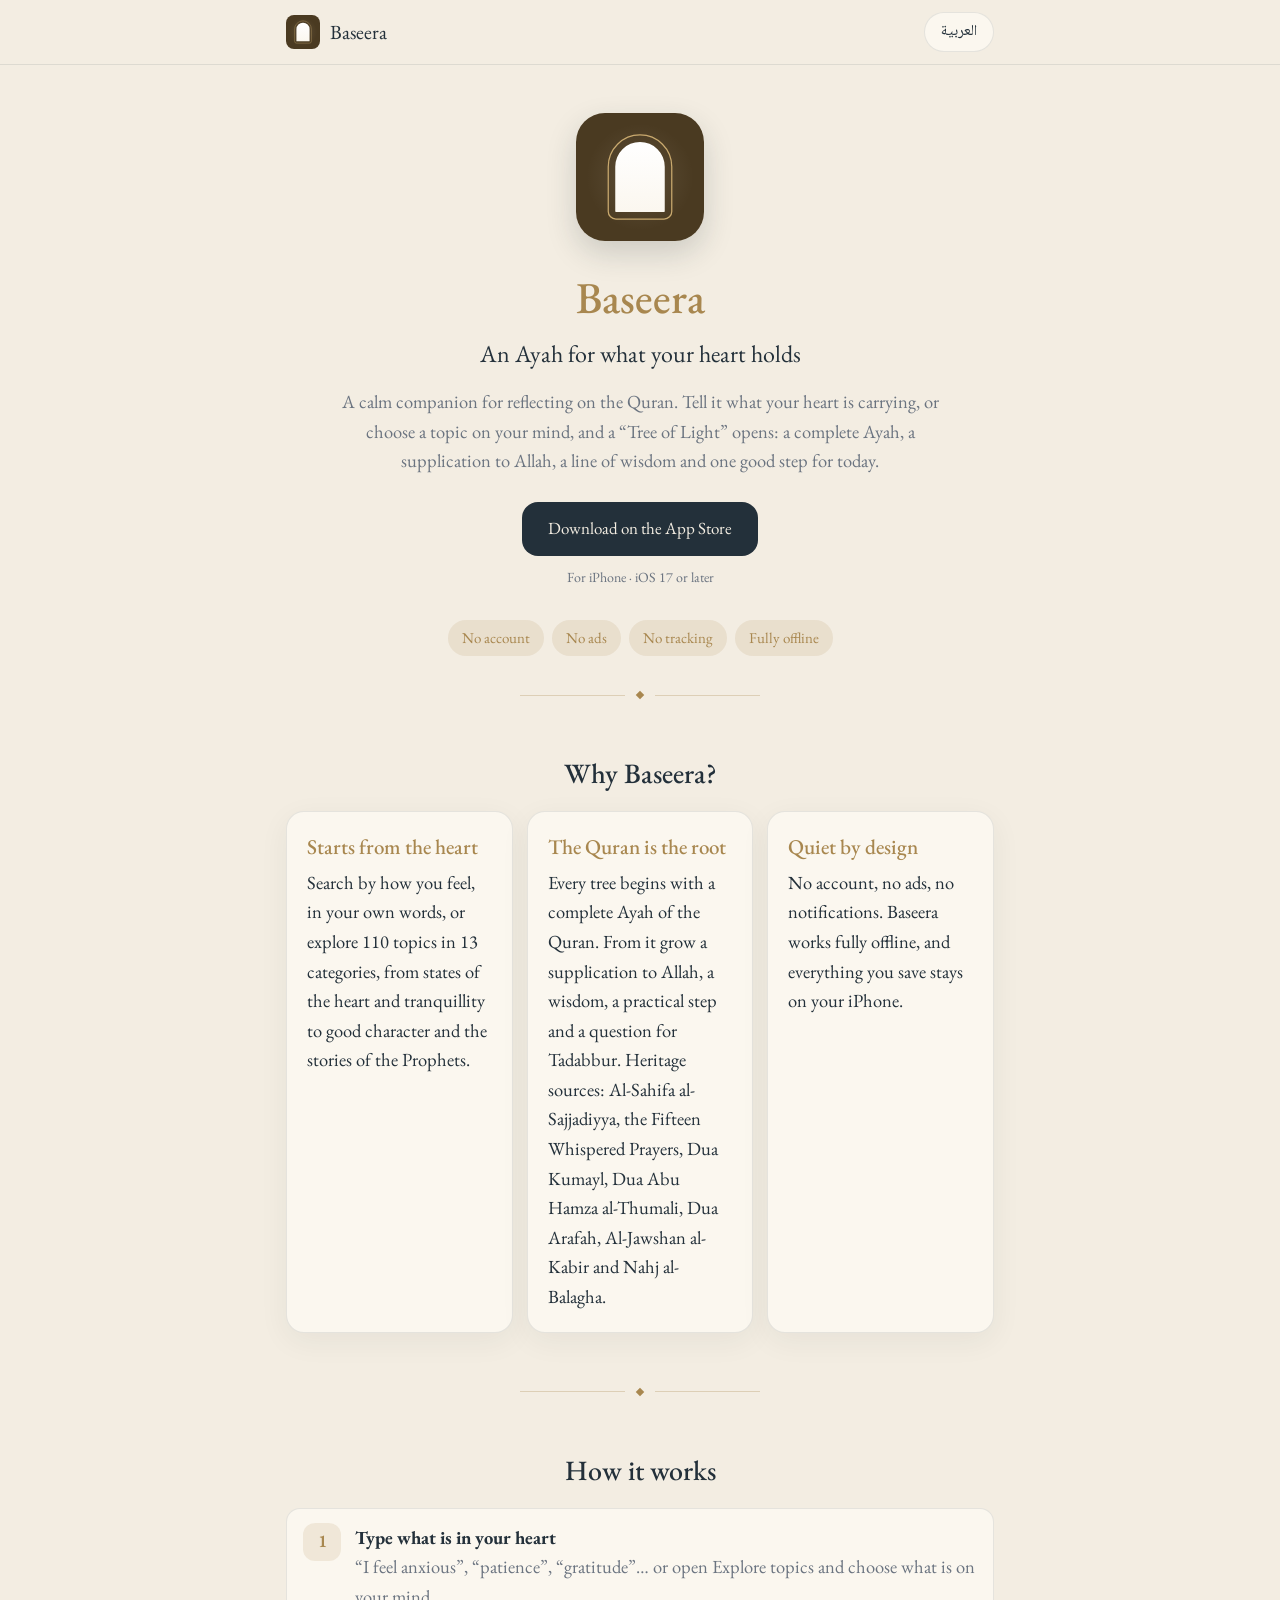
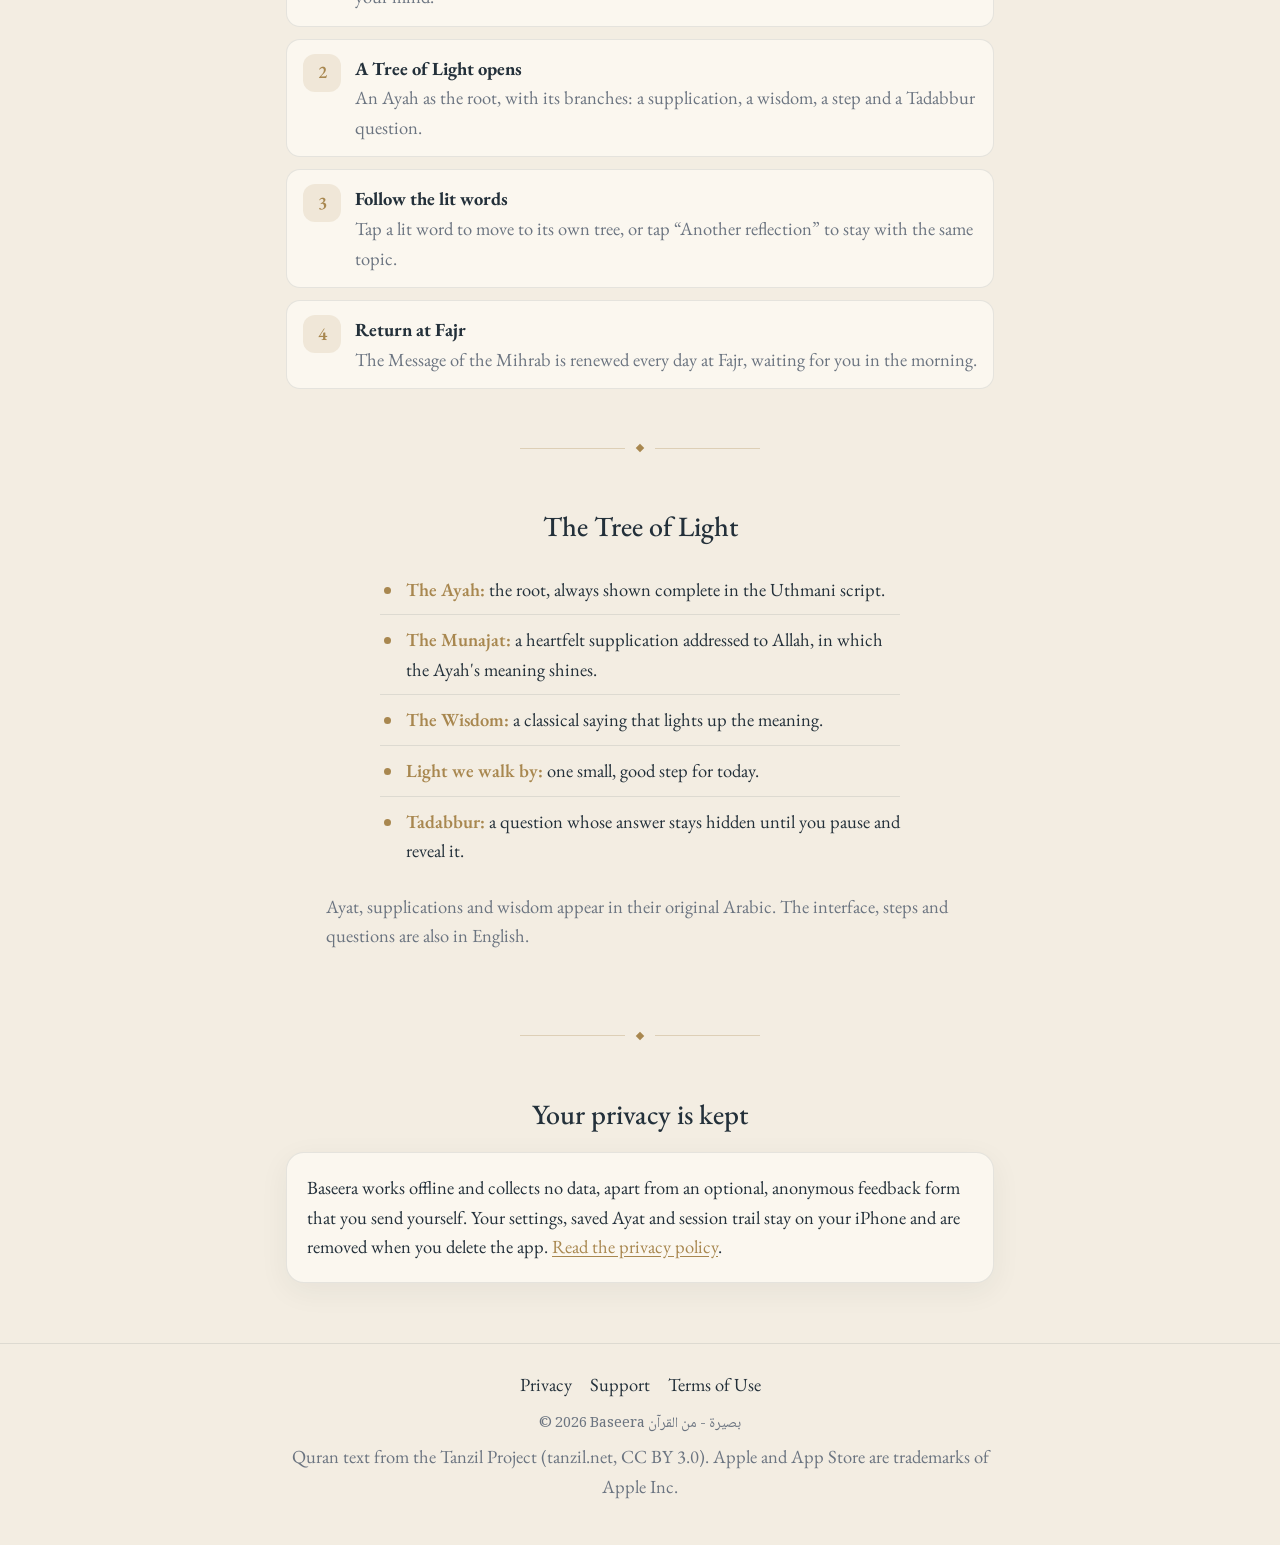
<file: index.html>
<!doctype html>
<html lang="ar" dir="rtl"
      data-title-ar="بصيرة | تدبّر القرآن بهدوء"
      data-title-en="Baseera | Calm Quran Reflection"
      data-desc-ar="بصيرة رفيقٌ هادئ لتدبّر القرآن الكريم: آيةٌ ومناجاةٌ لله وخطوةٌ ليومك. بلا حساب ولا إعلانات، ويعمل دون اتصال."
      data-desc-en="Baseera is a calm companion for Quran reflection: an Ayah, a supplication to Allah and one step for today. No account, no ads, works offline.">
<head>
  <meta charset="utf-8">
  <meta name="viewport" content="width=device-width, initial-scale=1, viewport-fit=cover">
  <title>بصيرة | تدبّر القرآن بهدوء</title>
  <meta name="description" content="بصيرة رفيقٌ هادئ لتدبّر القرآن الكريم: آيةٌ ومناجاةٌ لله وخطوةٌ ليومك. بلا حساب ولا إعلانات، ويعمل دون اتصال.">
  <meta name="theme-color" content="#F3EDE2" media="(prefers-color-scheme: light)">
  <meta name="theme-color" content="#10161D" media="(prefers-color-scheme: dark)">
  <meta name="referrer" content="no-referrer">
  <meta property="og:title" content="Baseera - بصيرة">
  <meta property="og:description" content="لكل ما في قلبك آية | An Ayah for what your heart holds">
  <meta property="og:type" content="website">
  <link rel="icon" type="image/svg+xml" href="assets/icon-day.svg">
  <link rel="preload" href="assets/fonts/Amiri-Bold.woff2" as="font" type="font/woff2" crossorigin>
  <link rel="preload" href="assets/fonts/NotoNaskhArabic-VF.woff2" as="font" type="font/woff2" crossorigin>
  <link rel="stylesheet" href="assets/style.css">
  <script src="assets/lang.js"></script>
</head>
<body>

<header class="site-header">
  <div class="wrap">
    <a class="brand" href="index.html" data-keep-lang>
      <img src="assets/icon-day.svg" alt="" width="34" height="34">
      <span class="brand-name"><span class="l-ar" lang="ar">بصيرة</span><span class="l-en en" lang="en">Baseera</span></span>
    </a>
    <button id="lang-toggle" class="lang-toggle" type="button" lang="en">English</button>
  </div>
</header>

<main>

  <!-- ===================================================== ARABIC -->
  <div class="l-ar" lang="ar" dir="rtl">
    <div class="wrap">

      <section class="hero">
        <img class="hero-icon" src="assets/icon-day.svg" alt="أيقونة بصيرة: محرابٌ من نور" width="128" height="128">
        <h1>بصيرة</h1>
        <p class="tagline">لكل ما في قلبك آية</p>
        <p class="lead">رفيقٌ هادئ لتدبّر القرآن الكريم. اكتب ما يخبرك به قلبك، أو اختر موضوعًا يشغلك، فتنفتح لك «شجرة نور»: آيةٌ كاملة، ومناجاةٌ لله، وحكمةٌ تضيء المعنى، وخطوةٌ طيبة ليومك.</p>
        <a class="cta" href="https://apps.apple.com/app/id6816617179" aria-label="حمّل بصيرة من App Store">حمّل الآن من App Store</a>
        <span class="cta-note">للآيفون · iOS 17 فأحدث</span>
      </section>

      <ul class="promise" aria-label="وعدنا لك">
        <li>بلا حساب</li>
        <li>بلا إعلانات</li>
        <li>بلا تتبّع</li>
        <li>يعمل دون اتصال</li>
      </ul>

      <div class="ornament" aria-hidden="true"><span></span></div>

      <section aria-labelledby="ar-pillars">
        <h2 id="ar-pillars" class="section-title">لماذا بصيرة؟</h2>
        <div class="cards three">
          <article class="card">
            <h3>يبدأ من قلبك</h3>
            <p>ابحث بما تشعر به وبكلماتك أنت، أو تصفّح ١١٠ مواضيع في ١٣ بابًا: من أحوال القلب والطمأنينة إلى مكارم الأخلاق وقصص الأنبياء، في ٢٤٤ شجرة نور.</p>
          </article>
          <article class="card">
            <h3>القرآن هو الجذر</h3>
            <p>كل شجرةٍ تبدأ بآيةٍ كاملة من كتاب الله، ثم تمتدّ منها مناجاةٌ لله، وحكمةٌ، وخطوةٌ عملية، وسؤالُ تدبّرٍ يفتح لك باب التفكّر. ومصادر التراث: الصحيفة السجادية، والمناجاة الخمس عشرة، ودعاء كميل، ودعاء أبي حمزة الثمالي، ودعاء عرفة، والجوشن الكبير، ونهج البلاغة.</p>
          </article>
          <article class="card">
            <h3>هادئٌ بطبيعته</h3>
            <p>لا حساب ولا إعلانات ولا إشعارات. يعمل دون اتصال بالإنترنت بالكامل، وكل ما تحفظه يبقى على جهازك وحدك.</p>
          </article>
        </div>
      </section>

      <div class="ornament" aria-hidden="true"><span></span></div>

      <section aria-labelledby="ar-how">
        <h2 id="ar-how" class="section-title">كيف تتأمل؟</h2>
        <ol class="steps">
          <li><div><strong>اكتب ما في قلبك</strong><span>«أشعر بالقلق»، «الصبر»، «الشكر»… أو افتح «استكشف المواضيع» واختر ما يشغلك.</span></div></li>
          <li><div><strong>تنفتح لك شجرة النور</strong><span>آيةٌ هي الجذر، تمتدّ منها أغصانها: مناجاة، وحكمة، وخطوة، وسؤال تدبّر.</span></div></li>
          <li><div><strong>اتبع الكلمات المضاءة</strong><span>اضغط كلمةً مضاءة لتنتقل إلى شجرتها، أو اختر «تأمل آخر» لتمضي في الموضوع نفسه.</span></div></li>
          <li><div><strong>عُد مع الفجر</strong><span>«رسالة المحراب» تتجدّد كل يوم عند الفجر، تنتظرك مع أول الصباح.</span></div></li>
        </ol>
      </section>

      <div class="ornament" aria-hidden="true"><span></span></div>

      <section aria-labelledby="ar-tree">
        <h2 id="ar-tree" class="section-title">شجرة النور</h2>
        <ul class="tree">
          <li><b>الآية:</b> الجذر، تُعرض كاملةً بالرسم العثماني.</li>
          <li><b>المناجاة:</b> دعاءٌ خاشع موجّه إلى الله تعالى، تتجلّى فيه معاني الآية.</li>
          <li><b>الحكمة:</b> قولٌ مأثور يضيء المعنى.</li>
          <li><b>نورٌ نمشي به:</b> خطوةٌ صغيرة طيبة لهذا اليوم.</li>
          <li><b>تدبّر:</b> سؤالٌ يبقى جوابه مستورًا حتى تتأمّل ثم تكشفه.</li>
        </ul>
      </section>

      <div class="ornament" aria-hidden="true"><span></span></div>

      <section aria-labelledby="ar-privacy">
        <h2 id="ar-privacy" class="section-title">خصوصيتك محفوظة</h2>
        <div class="card">
          <p>يعمل تطبيق بصيرة دون اتصال ولا يجمع أي بيانات، عدا نموذج ملاحظات اختياري ومجهول الهوية تُرسله أنت بنفسك. إعداداتك ومحفوظاتك ومسار جلستك تبقى على جهازك، وتُحذف بحذف التطبيق. <a href="privacy.html" data-keep-lang>اقرأ سياسة الخصوصية</a>.</p>
        </div>
      </section>

    </div>
  </div>

  <!-- ===================================================== ENGLISH -->
  <div class="l-en" lang="en" dir="ltr">
    <div class="wrap">

      <section class="hero">
        <img class="hero-icon" src="assets/icon-day.svg" alt="Baseera icon: a doorway of light" width="128" height="128">
        <h1>Baseera</h1>
        <p class="tagline">An Ayah for what your heart holds</p>
        <p class="lead">A calm companion for reflecting on the Quran. Tell it what your heart is carrying, or choose a topic on your mind, and a “Tree of Light” opens: a complete Ayah, a supplication to Allah, a line of wisdom and one good step for today.</p>
        <a class="cta" href="https://apps.apple.com/app/id6816617179" aria-label="Download Baseera on the App Store">Download on the App Store</a>
        <span class="cta-note">For iPhone · iOS 17 or later</span>
      </section>

      <ul class="promise" aria-label="Our promise">
        <li>No account</li>
        <li>No ads</li>
        <li>No tracking</li>
        <li>Fully offline</li>
      </ul>

      <div class="ornament" aria-hidden="true"><span></span></div>

      <section aria-labelledby="en-pillars">
        <h2 id="en-pillars" class="section-title">Why Baseera?</h2>
        <div class="cards three">
          <article class="card">
            <h3>Starts from the heart</h3>
            <p>Search by how you feel, in your own words, or explore 110 topics in 13 categories, from states of the heart and tranquillity to good character and the stories of the Prophets.</p>
          </article>
          <article class="card">
            <h3>The Quran is the root</h3>
            <p>Every tree begins with a complete Ayah of the Quran. From it grow a supplication to Allah, a wisdom, a practical step and a question for Tadabbur. Heritage sources: Al-Sahifa al-Sajjadiyya, the Fifteen Whispered Prayers, Dua Kumayl, Dua Abu Hamza al-Thumali, Dua Arafah, Al-Jawshan al-Kabir and Nahj al-Balagha.</p>
          </article>
          <article class="card">
            <h3>Quiet by design</h3>
            <p>No account, no ads, no notifications. Baseera works fully offline, and everything you save stays on your iPhone.</p>
          </article>
        </div>
      </section>

      <div class="ornament" aria-hidden="true"><span></span></div>

      <section aria-labelledby="en-how">
        <h2 id="en-how" class="section-title">How it works</h2>
        <ol class="steps">
          <li><div><strong>Type what is in your heart</strong><span>“I feel anxious”, “patience”, “gratitude”… or open Explore topics and choose what is on your mind.</span></div></li>
          <li><div><strong>A Tree of Light opens</strong><span>An Ayah as the root, with its branches: a supplication, a wisdom, a step and a Tadabbur question.</span></div></li>
          <li><div><strong>Follow the lit words</strong><span>Tap a lit word to move to its own tree, or tap “Another reflection” to stay with the same topic.</span></div></li>
          <li><div><strong>Return at Fajr</strong><span>The Message of the Mihrab is renewed every day at Fajr, waiting for you in the morning.</span></div></li>
        </ol>
      </section>

      <div class="ornament" aria-hidden="true"><span></span></div>

      <section aria-labelledby="en-tree">
        <h2 id="en-tree" class="section-title">The Tree of Light</h2>
        <ul class="tree">
          <li><b>The Ayah:</b> the root, always shown complete in the Uthmani script.</li>
          <li><b>The Munajat:</b> a heartfelt supplication addressed to Allah, in which the Ayah's meaning shines.</li>
          <li><b>The Wisdom:</b> a classical saying that lights up the meaning.</li>
          <li><b>Light we walk by:</b> one small, good step for today.</li>
          <li><b>Tadabbur:</b> a question whose answer stays hidden until you pause and reveal it.</li>
        </ul>
        <p class="lead" style="margin-top:16px">Ayat, supplications and wisdom appear in their original Arabic. The interface, steps and questions are also in English.</p>
      </section>

      <div class="ornament" aria-hidden="true"><span></span></div>

      <section aria-labelledby="en-privacy">
        <h2 id="en-privacy" class="section-title">Your privacy is kept</h2>
        <div class="card">
          <p>Baseera works offline and collects no data, apart from an optional, anonymous feedback form that you send yourself. Your settings, saved Ayat and session trail stay on your iPhone and are removed when you delete the app. <a href="privacy.html" data-keep-lang>Read the privacy policy</a>.</p>
        </div>
      </section>

    </div>
  </div>

</main>

<footer class="site-footer">
  <div class="wrap">
    <nav class="l-ar" lang="ar" dir="rtl" aria-label="روابط">
      <a href="privacy.html" data-keep-lang>الخصوصية</a>
      <a href="support.html" data-keep-lang>الدعم</a>
      <a href="terms.html" data-keep-lang>شروط الاستخدام</a>
    </nav>
    <nav class="l-en" lang="en" dir="ltr" aria-label="Links">
      <a href="privacy.html" data-keep-lang>Privacy</a>
      <a href="support.html" data-keep-lang>Support</a>
      <a href="terms.html" data-keep-lang>Terms of Use</a>
    </nav>
    <p class="ltr">© 2026 Baseera بصيرة - من القرآن</p>
    <p class="l-ar" lang="ar" dir="rtl">النص القرآني من مشروع تنزيل <span class="ltr">(tanzil.net, CC BY 3.0)</span>. ‏Apple وApp Store علامتان تجاريتان لشركة Apple Inc.</p>
    <p class="l-en" lang="en" dir="ltr">Quran text from the Tanzil Project (tanzil.net, CC BY 3.0). Apple and App Store are trademarks of Apple Inc.</p>
  </div>
</footer>

</body>
</html>
</file>
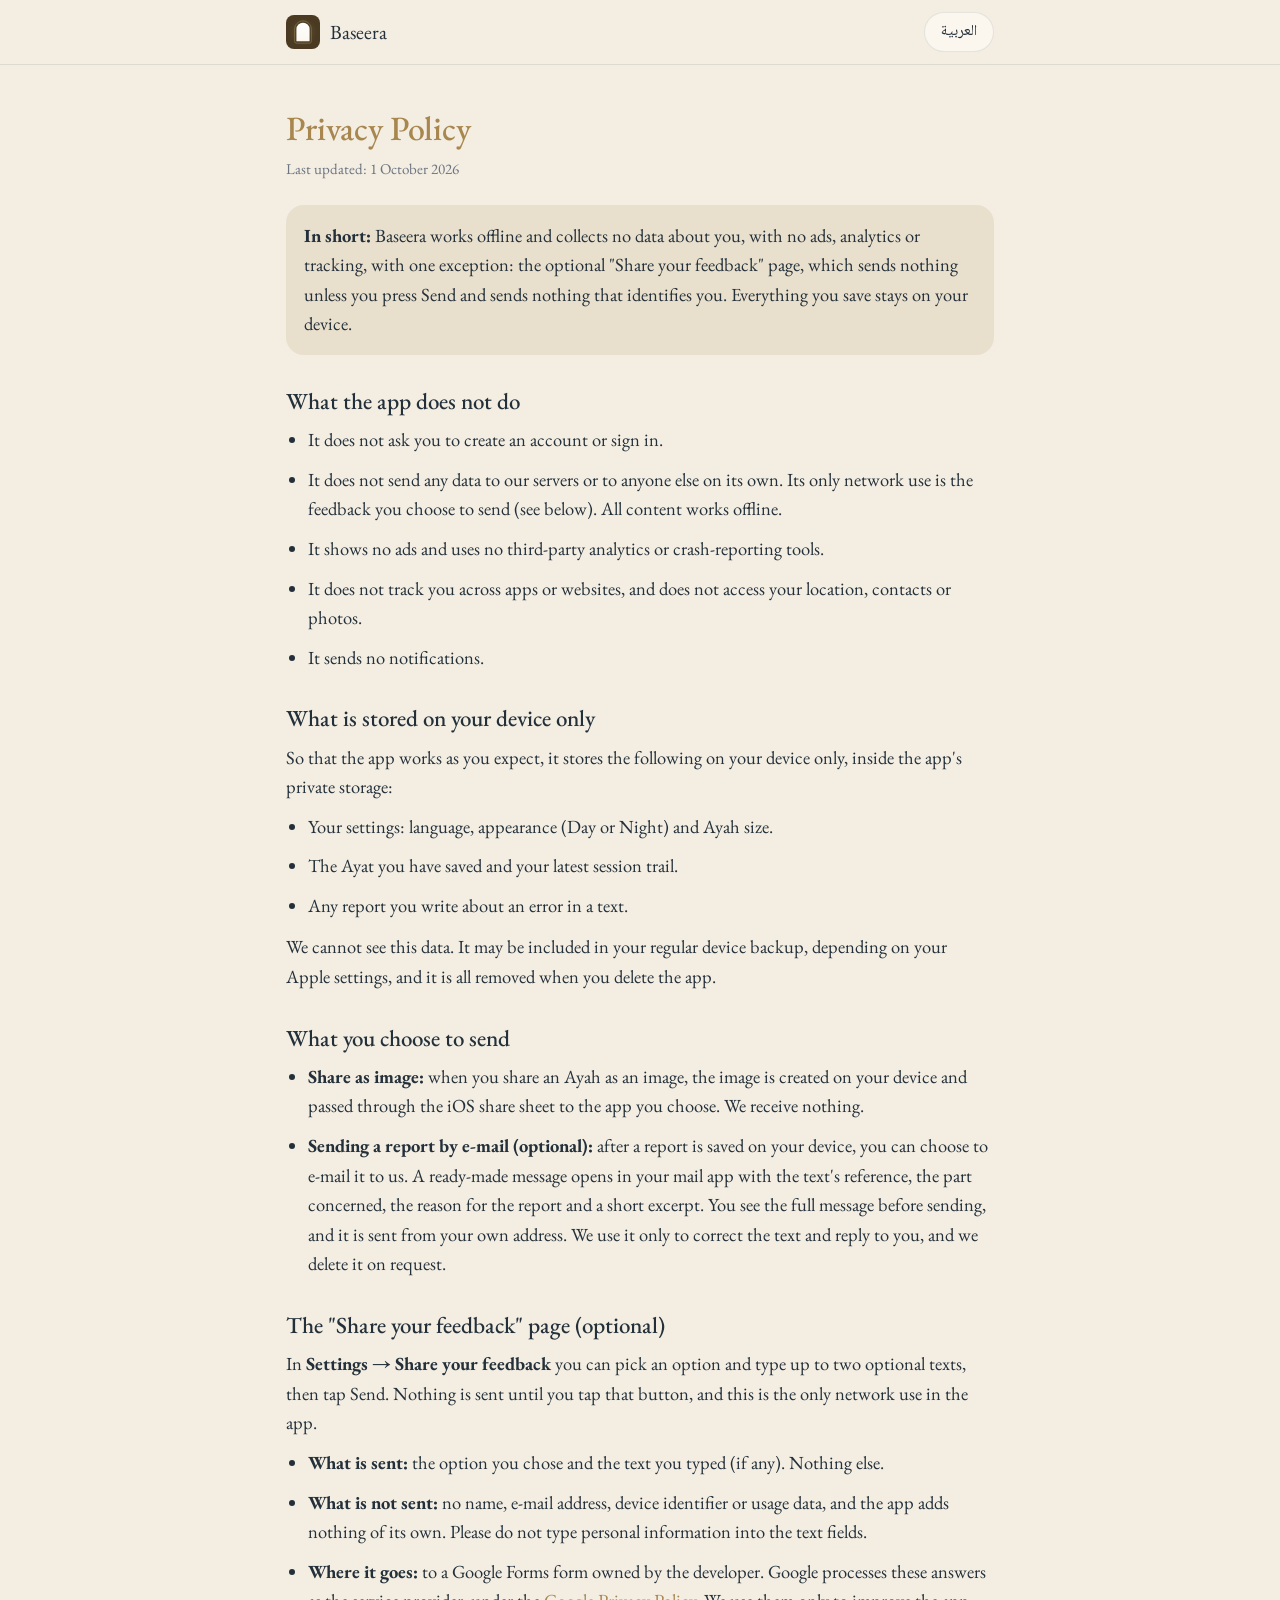
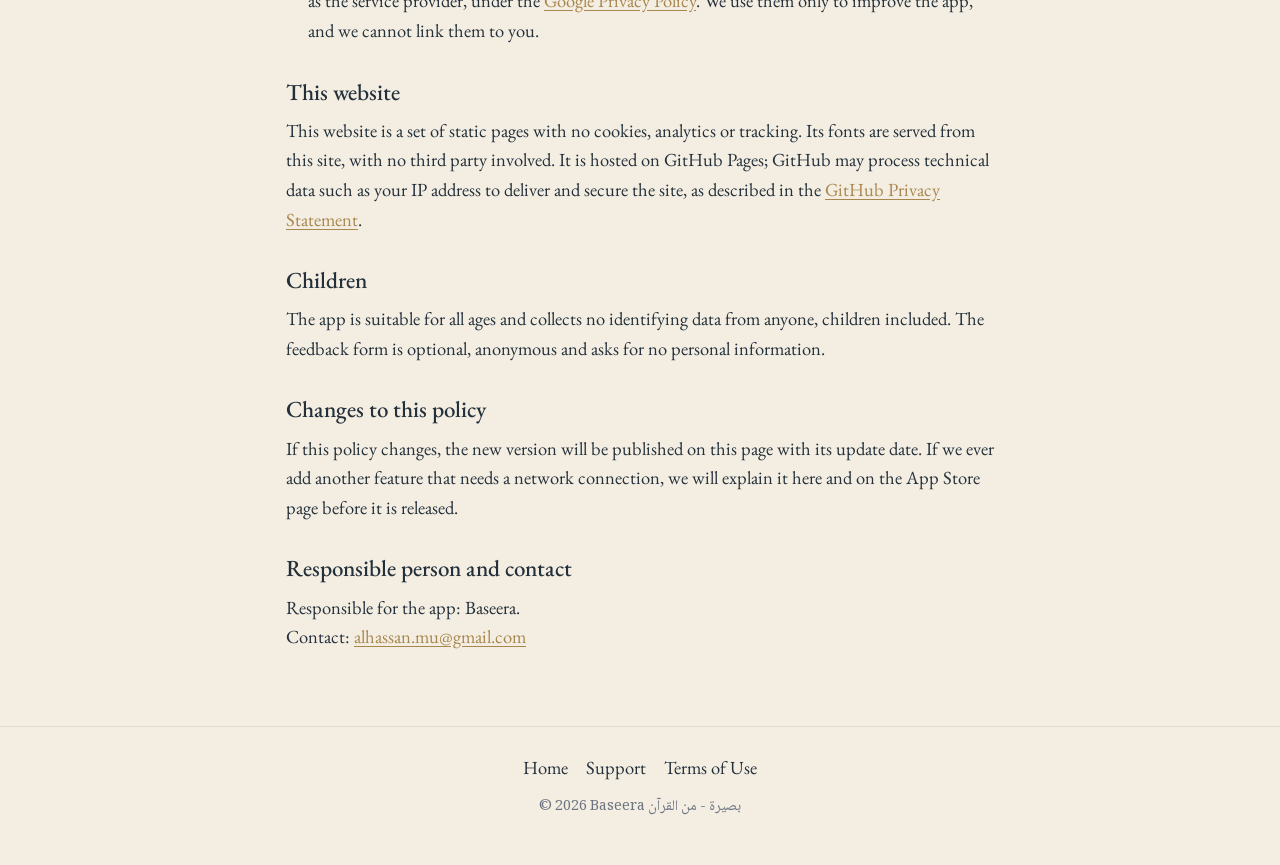
<file: privacy.html>
<!doctype html>
<html lang="ar" dir="rtl"
      data-title-ar="سياسة الخصوصية | بصيرة"
      data-title-en="Privacy Policy | Baseera"
      data-desc-ar="سياسة الخصوصية لتطبيق بصيرة: التطبيق يعمل دون اتصال ولا يجمع شيئًا، عدا نموذج ملاحظات اختياري ومجهول الهوية."
      data-desc-en="Baseera privacy policy: the app works offline and collects nothing, except an optional, anonymous feedback form.">
<head>
  <meta charset="utf-8">
  <meta name="viewport" content="width=device-width, initial-scale=1, viewport-fit=cover">
  <title>سياسة الخصوصية | بصيرة</title>
  <meta name="description" content="سياسة الخصوصية لتطبيق بصيرة: التطبيق يعمل دون اتصال ولا يجمع شيئًا، عدا نموذج ملاحظات اختياري ومجهول الهوية.">
  <meta name="theme-color" content="#F3EDE2" media="(prefers-color-scheme: light)">
  <meta name="theme-color" content="#10161D" media="(prefers-color-scheme: dark)">
  <meta name="referrer" content="no-referrer">
  <link rel="icon" type="image/svg+xml" href="assets/icon-day.svg">
  <link rel="stylesheet" href="assets/style.css">
  <script src="assets/lang.js"></script>
</head>
<body>

<header class="site-header">
  <div class="wrap">
    <a class="brand" href="index.html" data-keep-lang>
      <img src="assets/icon-day.svg" alt="" width="34" height="34">
      <span class="brand-name"><span class="l-ar" lang="ar">بصيرة</span><span class="l-en en" lang="en">Baseera</span></span>
    </a>
    <button id="lang-toggle" class="lang-toggle" type="button" lang="en">English</button>
  </div>
</header>

<main>

  <!-- ===================================================== ARABIC -->
  <article class="l-ar page" lang="ar" dir="rtl">
    <div class="wrap">
      <h1>سياسة الخصوصية</h1>
      <p class="meta">آخر تحديث: ١ أكتوبر ٢٠٢٦</p>

      <div class="summary"><p><strong>باختصار:</strong> يعمل تطبيق بصيرة دون اتصال بالإنترنت، ولا يجمع أي بيانات عنك، ولا يحتوي على إعلانات أو أدوات تحليل أو تتبّع، باستثناء واحد: صفحة «شاركنا بملاحظاتك» الاختيارية، التي لا ترسل شيئًا إلا إذا ضغطتَ أنت «إرسال»، ولا ترسل أي معلومة تعرّف بك. كل ما تحفظه يبقى على جهازك.</p></div>

      <h2>ما لا يفعله التطبيق</h2>
      <ul>
        <li>لا يطلب إنشاء حساب ولا تسجيل دخول.</li>
        <li>لا يرسل أي بيانات إلى خوادمنا أو إلى أي طرف آخر من تلقاء نفسه. الاتصال الوحيد بالشبكة هو إرسال الملاحظات الذي تبدؤه أنت (انظر أدناه). كل المحتوى يعمل دون اتصال.</li>
        <li>لا يعرض إعلانات، ولا يستخدم أدوات تحليل أو تقارير أعطال من أطراف ثالثة.</li>
        <li>لا يتتبّعك عبر التطبيقات أو المواقع، ولا يصل إلى موقعك أو جهات اتصالك أو صورك.</li>
        <li>لا يرسل إشعارات.</li>
      </ul>

      <h2>ما يُحفظ على جهازك فقط</h2>
      <p>ليعمل التطبيق كما تتوقع، يحفظ على جهازك وحده، داخل مساحة التطبيق الخاصة:</p>
      <ul>
        <li>إعداداتك: اللغة، والمظهر (نهار أو ليل)، وحجم الآية.</li>
        <li>الآيات التي حفظتها، ومسار جلستك الأخير.</li>
        <li>أي بلاغ تكتبه عن خطأ في نص.</li>
      </ul>
      <p>لا نستطيع الاطلاع على هذه البيانات. وقد تُضمَّن في النسخة الاحتياطية المعتادة لجهازك وفق إعداداتك لدى Apple، وتُحذف كلها بحذف التطبيق.</p>

      <h2>ما تختار أنت إرساله</h2>
      <ul>
        <li><strong>المشاركة كصورة:</strong> حين تشارك آيةً صورةً، تُنشأ الصورة على جهازك وتُرسَل عبر قائمة المشاركة في iOS إلى التطبيق الذي تختاره أنت. لا نتلقى منها شيئًا.</li>
        <li><strong>إرسال بلاغ بالبريد (اختياري):</strong> بعد حفظ البلاغ على جهازك، يمكنك إن شئت إرساله إلينا بالبريد الإلكتروني. تُفتح رسالة جاهزة في تطبيق البريد لديك، تتضمن مرجع النص، والجزء المعنيّ، وسبب البلاغ، ومقتطفًا قصيرًا منه، وترى محتواها كاملًا قبل الإرسال، وتُرسَل من عنوانك أنت. نستخدم هذه الرسالة فقط لتصحيح النص والرد عليك، ونحذفها عند طلبك.</li>
      </ul>

      <h2>صفحة «شاركنا بملاحظاتك» (اختيارية)</h2>
      <p>في <strong>الإعدادات ← شاركنا بملاحظاتك</strong> يمكنك اختيار إجابة وكتابة نصّين اختياريين، ثم الضغط على «إرسال». لا يُرسَل شيء قبل أن تضغط أنت هذا الزر، وهذا هو الاستخدام الوحيد للشبكة في التطبيق.</p>
      <ul>
        <li><strong>ما يُرسَل:</strong> الخيار الذي اخترتَه والنصّان اللذان كتبتَهما (إن كتبتَ). لا شيء آخر.</li>
        <li><strong>ما لا يُرسَل:</strong> لا اسم ولا بريد إلكتروني ولا معرّف جهاز ولا بيانات استخدام. ولا يُضيف التطبيق أي معلومة من عنده. فلا تكتب في النصّين معلومات شخصية.</li>
        <li><strong>أين تذهب:</strong> إلى نموذج Google Forms يملكه المطوّر. تعالج Google هذه الإجابات بوصفها مزوّد الخدمة، وفق <a href="https://policies.google.com/privacy" rel="noopener">سياسة الخصوصية لدى Google</a>. نستخدمها وحدها لتحسين التطبيق، ولا نستطيع ربطها بك.</li>
      </ul>

      <h2>هذا الموقع</h2>
      <p>هذا الموقع صفحاتٌ ثابتة بلا ملفات تعريف ارتباط (كوكيز) ولا أدوات تحليل ولا تتبّع، وخطوطه محمّلة من الموقع نفسه دون أي طرف ثالث. يستضيفه GitHub Pages، وقد تعالج GitHub بياناتٍ تقنية مثل عنوان IP لتقديم الموقع وحمايته، وفق <a href="https://docs.github.com/site-policy/privacy-policies/github-general-privacy-statement" rel="noopener">بيان الخصوصية لدى GitHub</a>.</p>

      <h2>الأطفال</h2>
      <p>التطبيق مناسب لجميع الأعمار ولا يجمع أي بيانات تعرّف بأحد، بمن فيهم الأطفال. نموذج الملاحظات اختياري ومجهول الهوية، ولا يطلب أي معلومة شخصية.</p>

      <h2>التغييرات على هذه السياسة</h2>
      <p>إن تغيّرت هذه السياسة، ننشر النسخة الجديدة في هذه الصفحة مع تاريخ تحديثها. وإن أضفنا يومًا ميزةً أخرى تتطلب اتصالًا بالشبكة، فسنوضح ذلك هنا وفي صفحة التطبيق على App Store قبل إطلاقها.</p>

      <h2>المسؤول والتواصل</h2>
      <p>المسؤول عن التطبيق: بصيرة - من القرآن.<br>للتواصل: <a class="email" href="mailto:alhassan.mu@gmail.com">alhassan.mu@gmail.com</a></p>
    </div>
  </article>

  <!-- ===================================================== ENGLISH -->
  <article class="l-en page" lang="en" dir="ltr">
    <div class="wrap">
      <h1>Privacy Policy</h1>
      <p class="meta">Last updated: 1 October 2026</p>

      <div class="summary"><p><strong>In short:</strong> Baseera works offline and collects no data about you, with no ads, analytics or tracking, with one exception: the optional "Share your feedback" page, which sends nothing unless you press Send and sends nothing that identifies you. Everything you save stays on your device.</p></div>

      <h2>What the app does not do</h2>
      <ul>
        <li>It does not ask you to create an account or sign in.</li>
        <li>It does not send any data to our servers or to anyone else on its own. Its only network use is the feedback you choose to send (see below). All content works offline.</li>
        <li>It shows no ads and uses no third-party analytics or crash-reporting tools.</li>
        <li>It does not track you across apps or websites, and does not access your location, contacts or photos.</li>
        <li>It sends no notifications.</li>
      </ul>

      <h2>What is stored on your device only</h2>
      <p>So that the app works as you expect, it stores the following on your device only, inside the app's private storage:</p>
      <ul>
        <li>Your settings: language, appearance (Day or Night) and Ayah size.</li>
        <li>The Ayat you have saved and your latest session trail.</li>
        <li>Any report you write about an error in a text.</li>
      </ul>
      <p>We cannot see this data. It may be included in your regular device backup, depending on your Apple settings, and it is all removed when you delete the app.</p>

      <h2>What you choose to send</h2>
      <ul>
        <li><strong>Share as image:</strong> when you share an Ayah as an image, the image is created on your device and passed through the iOS share sheet to the app you choose. We receive nothing.</li>
        <li><strong>Sending a report by e-mail (optional):</strong> after a report is saved on your device, you can choose to e-mail it to us. A ready-made message opens in your mail app with the text's reference, the part concerned, the reason for the report and a short excerpt. You see the full message before sending, and it is sent from your own address. We use it only to correct the text and reply to you, and we delete it on request.</li>
      </ul>

      <h2>The "Share your feedback" page (optional)</h2>
      <p>In <strong>Settings &rarr; Share your feedback</strong> you can pick an option and type up to two optional texts, then tap Send. Nothing is sent until you tap that button, and this is the only network use in the app.</p>
      <ul>
        <li><strong>What is sent:</strong> the option you chose and the text you typed (if any). Nothing else.</li>
        <li><strong>What is not sent:</strong> no name, e-mail address, device identifier or usage data, and the app adds nothing of its own. Please do not type personal information into the text fields.</li>
        <li><strong>Where it goes:</strong> to a Google Forms form owned by the developer. Google processes these answers as the service provider, under the <a href="https://policies.google.com/privacy" rel="noopener">Google Privacy Policy</a>. We use them only to improve the app, and we cannot link them to you.</li>
      </ul>

      <h2>This website</h2>
      <p>This website is a set of static pages with no cookies, analytics or tracking. Its fonts are served from this site, with no third party involved. It is hosted on GitHub Pages; GitHub may process technical data such as your IP address to deliver and secure the site, as described in the <a href="https://docs.github.com/site-policy/privacy-policies/github-general-privacy-statement" rel="noopener">GitHub Privacy Statement</a>.</p>

      <h2>Children</h2>
      <p>The app is suitable for all ages and collects no identifying data from anyone, children included. The feedback form is optional, anonymous and asks for no personal information.</p>

      <h2>Changes to this policy</h2>
      <p>If this policy changes, the new version will be published on this page with its update date. If we ever add another feature that needs a network connection, we will explain it here and on the App Store page before it is released.</p>

      <h2>Responsible person and contact</h2>
      <p>Responsible for the app: Baseera.<br>Contact: <a class="email" href="mailto:alhassan.mu@gmail.com">alhassan.mu@gmail.com</a></p>
    </div>
  </article>

</main>

<footer class="site-footer">
  <div class="wrap">
    <nav class="l-ar" lang="ar" dir="rtl" aria-label="روابط">
      <a href="index.html" data-keep-lang>الرئيسية</a>
      <a href="support.html" data-keep-lang>الدعم</a>
      <a href="terms.html" data-keep-lang>شروط الاستخدام</a>
    </nav>
    <nav class="l-en" lang="en" dir="ltr" aria-label="Links">
      <a href="index.html" data-keep-lang>Home</a>
      <a href="support.html" data-keep-lang>Support</a>
      <a href="terms.html" data-keep-lang>Terms of Use</a>
    </nav>
    <p class="ltr">© 2026 Baseera بصيرة - من القرآن</p>
  </div>
</footer>

</body>
</html>
</file>
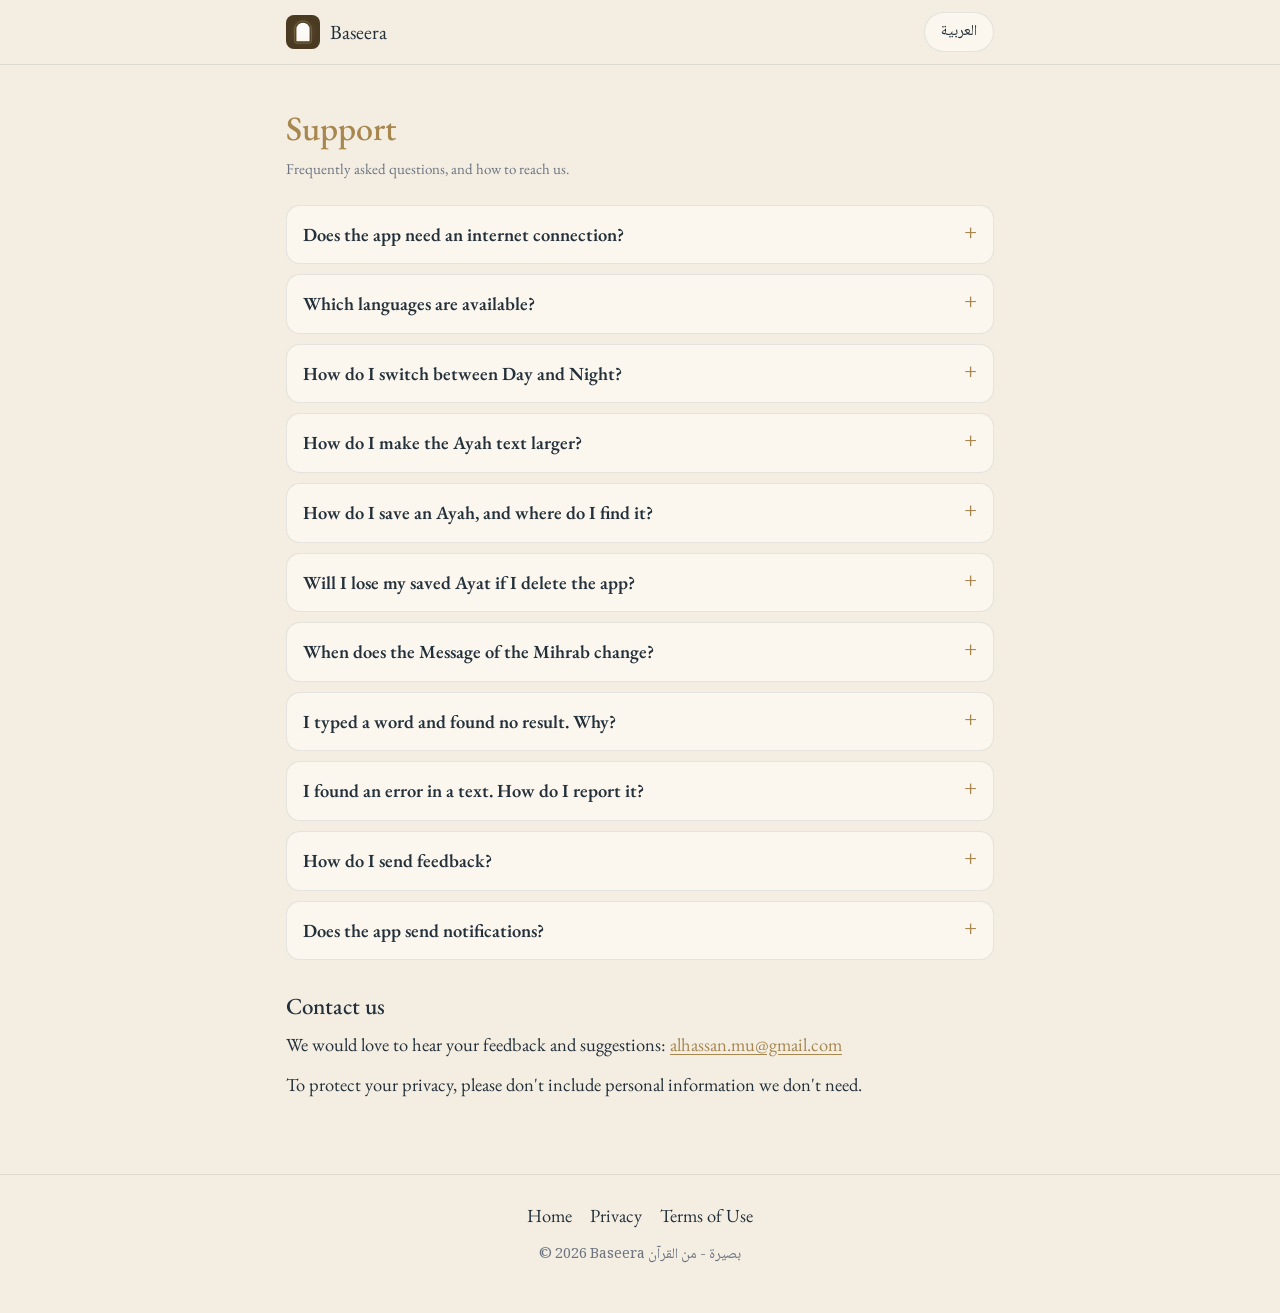
<file: support.html>
<!doctype html>
<html lang="ar" dir="rtl"
      data-title-ar="الدعم | بصيرة"
      data-title-en="Support | Baseera"
      data-desc-ar="الدعم والأسئلة الشائعة لتطبيق بصيرة."
      data-desc-en="Support and frequently asked questions for Baseera.">
<head>
  <meta charset="utf-8">
  <meta name="viewport" content="width=device-width, initial-scale=1, viewport-fit=cover">
  <title>الدعم | بصيرة</title>
  <meta name="description" content="الدعم والأسئلة الشائعة لتطبيق بصيرة.">
  <meta name="theme-color" content="#F3EDE2" media="(prefers-color-scheme: light)">
  <meta name="theme-color" content="#10161D" media="(prefers-color-scheme: dark)">
  <meta name="referrer" content="no-referrer">
  <link rel="icon" type="image/svg+xml" href="assets/icon-day.svg">
  <link rel="stylesheet" href="assets/style.css">
  <script src="assets/lang.js"></script>
</head>
<body>

<header class="site-header">
  <div class="wrap">
    <a class="brand" href="index.html" data-keep-lang>
      <img src="assets/icon-day.svg" alt="" width="34" height="34">
      <span class="brand-name"><span class="l-ar" lang="ar">بصيرة</span><span class="l-en en" lang="en">Baseera</span></span>
    </a>
    <button id="lang-toggle" class="lang-toggle" type="button" lang="en">English</button>
  </div>
</header>

<main>

  <!-- ===================================================== ARABIC -->
  <article class="l-ar page" lang="ar" dir="rtl">
    <div class="wrap">
      <h1>الدعم</h1>
      <p class="meta">أسئلة شائعة، وطريقة التواصل معنا.</p>

      <details>
        <summary>هل يحتاج التطبيق إلى اتصال بالإنترنت؟</summary>
        <div><p>لا. يعمل بصيرة دون اتصال؛ كل الآيات والنصوص موجودة داخل التطبيق، فيمكنك استخدامه في أي مكان، حتى في وضع الطيران.</p></div>
      </details>

      <details>
        <summary>ما اللغات المتاحة؟</summary>
        <div><p>واجهة التطبيق بالعربية أو الإنجليزية، ويمكنك التبديل من <strong>الإعدادات ← اللغة</strong>. أمّا الآيات والمناجاة والحكم فتُعرض دائمًا بلغتها العربية الأصلية، وتتوفر الخطوات العملية وأسئلة التدبّر بالإنجليزية أيضًا.</p></div>
      </details>

      <details>
        <summary>كيف أبدّل بين مظهر النهار والليل؟</summary>
        <div><p>تختار المظهر في الخطوة الأخيرة من التعريف بالتطبيق، ويمكنك تغييره متى شئت من <strong>الإعدادات ← المظهر</strong> (نهار / ليل).</p></div>
      </details>

      <details>
        <summary>كيف أكبّر خط الآية؟</summary>
        <div><p>من <strong>الإعدادات ← حجم الآية</strong>، واختر بين صغير ومتوسط وكبير.</p></div>
      </details>

      <details>
        <summary>كيف أحفظ آية؟ وأين أجد ما حفظته؟</summary>
        <div><p>اضغط رمز الحفظ أعلى أي آية. تجد كل ما حفظته في <strong>الإعدادات ← المحفوظات</strong>، وتجد خطوات جلستك في <strong>الإعدادات ← مسار الجلسة</strong>.</p></div>
      </details>

      <details>
        <summary>هل أفقد محفوظاتي إن حذفت التطبيق؟</summary>
        <div><p>نعم. المحفوظات تبقى على جهازك وحده ولا نحتفظ بنسخة منها، فحذف التطبيق يحذفها. وقد تُحفظ ضمن النسخة الاحتياطية المعتادة لجهازك بحسب إعداداتك.</p></div>
      </details>

      <details>
        <summary>متى تتجدّد رسالة المحراب؟</summary>
        <div><p>كل يوم عند الفجر، في الساعة الخامسة صباحًا بتوقيت جهازك. تجدها أول ما تفتح التطبيق.</p></div>
      </details>

      <details>
        <summary>كتبت كلمة ولم أجد نتيجة، لماذا؟</summary>
        <div><p>يقترح عليك التطبيق حينها أقرب موضوعٍ إلى كلمتك، ويمكنك أيضًا فتح <strong>استكشف المواضيع</strong>. نعمل على إضافة مواضيع وآيات جديدة في التحديثات القادمة بإذن الله.</p></div>
      </details>

      <details>
        <summary>وجدت خطأً في نص، كيف أبلغ عنه؟</summary>
        <div><p>اضغط زر <strong>•••</strong> أعلى الشجرة، ثم <strong>الإبلاغ عن النص</strong>، واختر الجزء المعنيّ وسبب البلاغ. يُحفظ البلاغ على جهازك، ويمكنك إن شئت إرساله إلينا عبر <strong>إرسال البلاغ بالبريد</strong>. شكرًا لحرصك، فكل بلاغ يساعدنا على خدمة النص بأمانة.</p></div>
      </details>

      <details>
        <summary>كيف أرسل ملاحظاتي؟</summary>
        <div><p>افتح <strong>الإعدادات ← شاركنا بملاحظاتك</strong>، واختر ما يناسبك واكتب ما تشاء (النصّان اختياريان)، ثم اضغط «إرسال». الإرسال مجهول الهوية: لا يُرسَل اسمك ولا بريدك ولا أي معرّف لجهازك، وهو الاستخدام الوحيد للشبكة في التطبيق. بقية التطبيق يعمل دون اتصال.</p></div>
      </details>

      <details>
        <summary>هل يرسل التطبيق إشعارات؟</summary>
        <div><p>لا. بصيرة لا يرسل إشعارات أبدًا؛ رسالة المحراب تنتظرك متى فتحت التطبيق.</p></div>
      </details>

      <h2>تواصل معنا</h2>
      <p>يسعدنا سماع ملاحظاتك واقتراحاتك: <a class="email" href="mailto:alhassan.mu@gmail.com">alhassan.mu@gmail.com</a></p>
      <p>ولحماية خصوصيتك، يُرجى عدم إرسال معلومات شخصية لا حاجة إليها.</p>
    </div>
  </article>

  <!-- ===================================================== ENGLISH -->
  <article class="l-en page" lang="en" dir="ltr">
    <div class="wrap">
      <h1>Support</h1>
      <p class="meta">Frequently asked questions, and how to reach us.</p>

      <details>
        <summary>Does the app need an internet connection?</summary>
        <div><p>No. Baseera works fully offline. All Ayat and texts are inside the app, so you can use it anywhere, even in Airplane Mode.</p></div>
      </details>

      <details>
        <summary>Which languages are available?</summary>
        <div><p>The interface is in Arabic or English. Switch in <strong>Settings → Language</strong>. Ayat, supplications and wisdom are always shown in their original Arabic; the practical steps and Tadabbur questions are also available in English.</p></div>
      </details>

      <details>
        <summary>How do I switch between Day and Night?</summary>
        <div><p>You choose the appearance at the last step of the introduction, and you can change it at any time in <strong>Settings → Appearance</strong> (Day / Night).</p></div>
      </details>

      <details>
        <summary>How do I make the Ayah text larger?</summary>
        <div><p>Go to <strong>Settings → Ayah size</strong> and choose Small, Medium or Large.</p></div>
      </details>

      <details>
        <summary>How do I save an Ayah, and where do I find it?</summary>
        <div><p>Tap the bookmark above any Ayah. Everything you save is in <strong>Settings → Saved</strong>, and the steps of your session are in <strong>Settings → Session trail</strong>.</p></div>
      </details>

      <details>
        <summary>Will I lose my saved Ayat if I delete the app?</summary>
        <div><p>Yes. Saved items live only on your device and we keep no copy, so deleting the app deletes them. They may be included in your regular device backup, depending on your settings.</p></div>
      </details>

      <details>
        <summary>When does the Message of the Mihrab change?</summary>
        <div><p>Every day at Fajr, at 5:00 AM in your device's time zone. It is the first thing you see when you open the app.</p></div>
      </details>

      <details>
        <summary>I typed a word and found no result. Why?</summary>
        <div><p>The app then suggests the closest topic to your word, and you can also open <strong>Explore topics</strong>. More topics and verses are coming in future updates, God willing.</p></div>
      </details>

      <details>
        <summary>I found an error in a text. How do I report it?</summary>
        <div><p>Tap the <strong>•••</strong> button at the top of the tree, then <strong>Report this text</strong>, and choose the part and the reason. The report is saved on your device, and you can choose to send it to us with <strong>Send the report by e-mail</strong>. Thank you for your care; every report helps us serve the text faithfully.</p></div>
      </details>

      <details>
        <summary>How do I send feedback?</summary>
        <div><p>Open <strong>Settings &rarr; Share your feedback</strong>, pick an option and type what you like (both texts are optional), then tap Send. It is anonymous: no name, e-mail or device identifier is sent, and it is the app's only network use. Everything else works offline.</p></div>
      </details>

      <details>
        <summary>Does the app send notifications?</summary>
        <div><p>No. Baseera never sends notifications. The Message of the Mihrab is waiting whenever you open the app.</p></div>
      </details>

      <h2>Contact us</h2>
      <p>We would love to hear your feedback and suggestions: <a class="email" href="mailto:alhassan.mu@gmail.com">alhassan.mu@gmail.com</a></p>
      <p>To protect your privacy, please don't include personal information we don't need.</p>
    </div>
  </article>

</main>

<footer class="site-footer">
  <div class="wrap">
    <nav class="l-ar" lang="ar" dir="rtl" aria-label="روابط">
      <a href="index.html" data-keep-lang>الرئيسية</a>
      <a href="privacy.html" data-keep-lang>الخصوصية</a>
      <a href="terms.html" data-keep-lang>شروط الاستخدام</a>
    </nav>
    <nav class="l-en" lang="en" dir="ltr" aria-label="Links">
      <a href="index.html" data-keep-lang>Home</a>
      <a href="privacy.html" data-keep-lang>Privacy</a>
      <a href="terms.html" data-keep-lang>Terms of Use</a>
    </nav>
    <p class="ltr">© 2026 Baseera بصيرة - من القرآن</p>
  </div>
</footer>

</body>
</html>
</file>
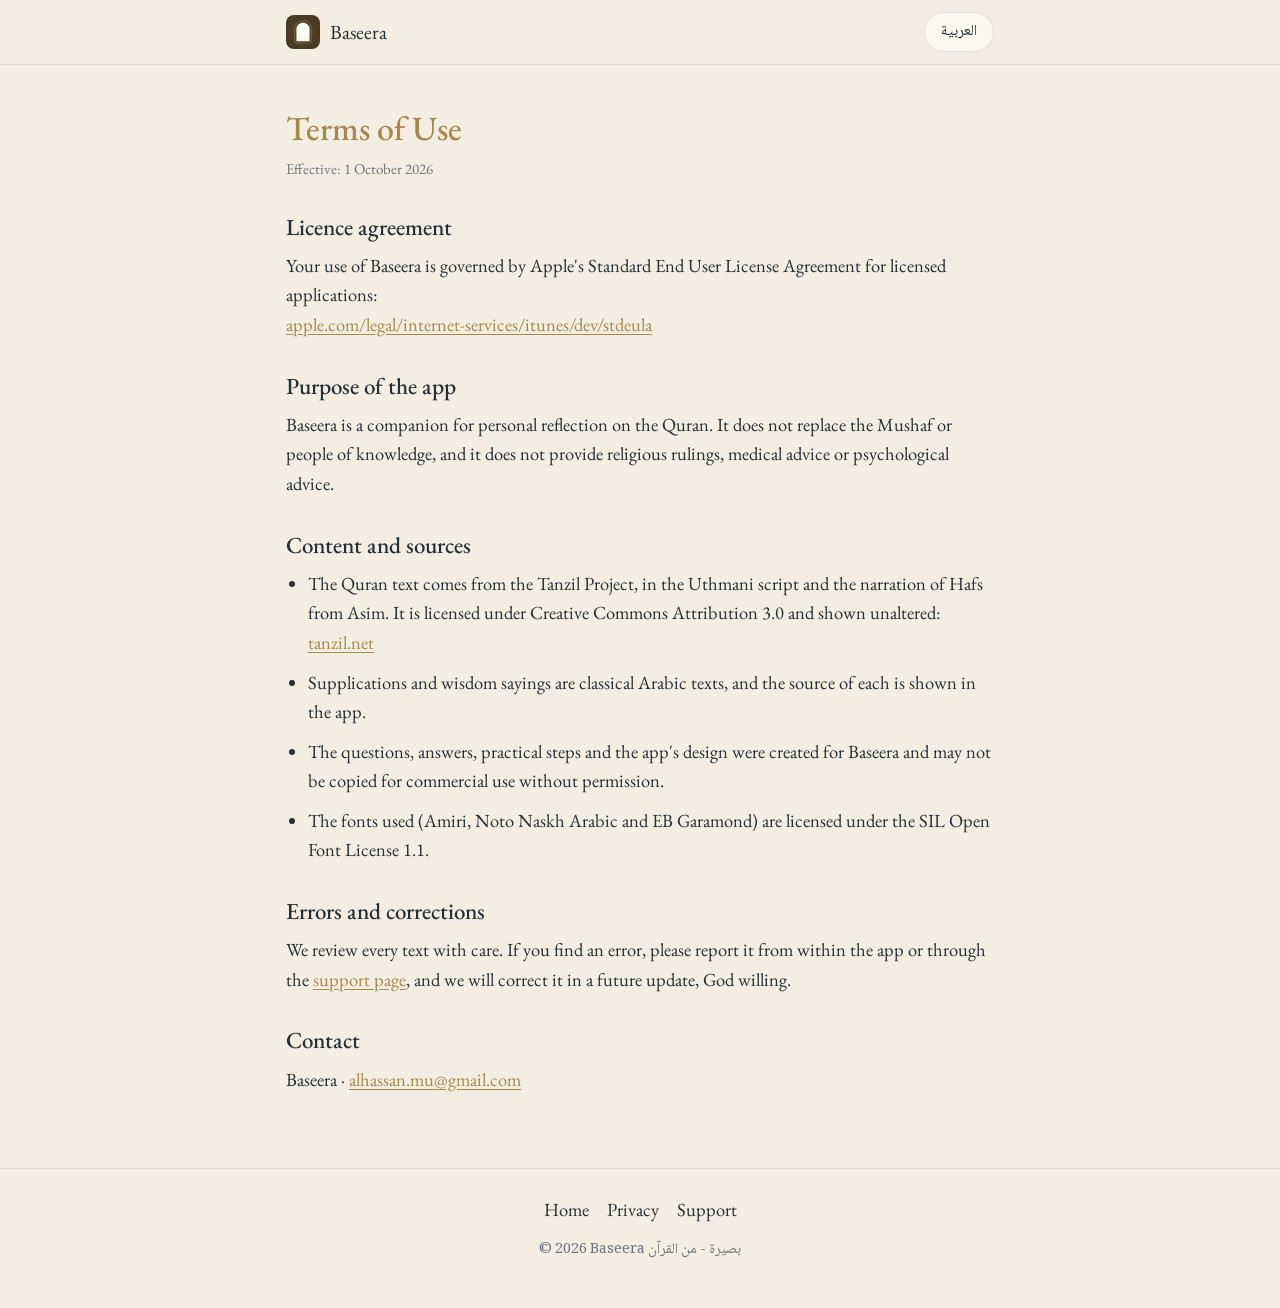
<file: terms.html>
<!doctype html>
<html lang="ar" dir="rtl"
      data-title-ar="شروط الاستخدام | بصيرة"
      data-title-en="Terms of Use | Baseera"
      data-desc-ar="شروط استخدام تطبيق بصيرة."
      data-desc-en="Terms of Use for Baseera.">
<head>
  <meta charset="utf-8">
  <meta name="viewport" content="width=device-width, initial-scale=1, viewport-fit=cover">
  <title>شروط الاستخدام | بصيرة</title>
  <meta name="description" content="شروط استخدام تطبيق بصيرة.">
  <meta name="theme-color" content="#F3EDE2" media="(prefers-color-scheme: light)">
  <meta name="theme-color" content="#10161D" media="(prefers-color-scheme: dark)">
  <meta name="referrer" content="no-referrer">
  <link rel="icon" type="image/svg+xml" href="assets/icon-day.svg">
  <link rel="stylesheet" href="assets/style.css">
  <script src="assets/lang.js"></script>
</head>
<body>

<header class="site-header">
  <div class="wrap">
    <a class="brand" href="index.html" data-keep-lang>
      <img src="assets/icon-day.svg" alt="" width="34" height="34">
      <span class="brand-name"><span class="l-ar" lang="ar">بصيرة</span><span class="l-en en" lang="en">Baseera</span></span>
    </a>
    <button id="lang-toggle" class="lang-toggle" type="button" lang="en">English</button>
  </div>
</header>

<main>

  <!-- ===================================================== ARABIC -->
  <article class="l-ar page" lang="ar" dir="rtl">
    <div class="wrap">
      <h1>شروط الاستخدام</h1>
      <p class="meta">تاريخ السريان: ١ أكتوبر ٢٠٢٦</p>

      <h2>اتفاقية الترخيص</h2>
      <p>يخضع استخدامك لتطبيق بصيرة لاتفاقية ترخيص المستخدم النهائي القياسية من Apple للتطبيقات المرخّصة (Standard EULA):<br>
      <a class="ltr" href="https://www.apple.com/legal/internet-services/itunes/dev/stdeula/" rel="noopener">apple.com/legal/internet-services/itunes/dev/stdeula</a></p>

      <h2>الغرض من التطبيق</h2>
      <p>بصيرة رفيقٌ للتأمل والتدبّر الشخصي في القرآن الكريم. لا يُغني عن المصحف ولا عن أهل العلم، ولا يقدّم فتوى أو استشارة طبية أو نفسية.</p>

      <h2>المحتوى ومصادره</h2>
      <ul>
        <li>النص القرآني من مشروع تنزيل (Tanzil Project)، بالرسم العثماني برواية حفص عن عاصم، مرخّص بموجب <span class="ltr">Creative Commons Attribution 3.0</span>، ويُعرض كما هو دون تعديل: <a class="ltr" href="https://tanzil.net" rel="noopener">tanzil.net</a></li>
        <li>نصوص المناجاة والحكمة نصوصٌ عربية تراثية، ويُذكر مصدر كلٍّ منها داخل التطبيق.</li>
        <li>الأسئلة والإجابات والخطوات العملية وتصميم التطبيق من إعداد بصيرة، ولا يجوز نسخها لأغراض تجارية دون إذن.</li>
        <li>الخطوط المستخدمة (Amiri وNoto Naskh Arabic وEB Garamond) مرخّصة بموجب <span class="ltr">SIL Open Font License 1.1</span>.</li>
      </ul>

      <h2>الأخطاء والتصحيح</h2>
      <p>نبذل وسعنا في مراجعة كل نص، فإن وجدت خطأً فأبلغنا من داخل التطبيق أو عبر <a href="support.html" data-keep-lang>صفحة الدعم</a>، وسنصحّحه في تحديثٍ قادم بإذن الله.</p>

      <h2>التواصل</h2>
      <p>بصيرة - من القرآن · <a class="email" href="mailto:alhassan.mu@gmail.com">alhassan.mu@gmail.com</a></p>
    </div>
  </article>

  <!-- ===================================================== ENGLISH -->
  <article class="l-en page" lang="en" dir="ltr">
    <div class="wrap">
      <h1>Terms of Use</h1>
      <p class="meta">Effective: 1 October 2026</p>

      <h2>Licence agreement</h2>
      <p>Your use of Baseera is governed by Apple's Standard End User License Agreement for licensed applications:<br>
      <a href="https://www.apple.com/legal/internet-services/itunes/dev/stdeula/" rel="noopener">apple.com/legal/internet-services/itunes/dev/stdeula</a></p>

      <h2>Purpose of the app</h2>
      <p>Baseera is a companion for personal reflection on the Quran. It does not replace the Mushaf or people of knowledge, and it does not provide religious rulings, medical advice or psychological advice.</p>

      <h2>Content and sources</h2>
      <ul>
        <li>The Quran text comes from the Tanzil Project, in the Uthmani script and the narration of Hafs from Asim. It is licensed under Creative Commons Attribution 3.0 and shown unaltered: <a href="https://tanzil.net" rel="noopener">tanzil.net</a></li>
        <li>Supplications and wisdom sayings are classical Arabic texts, and the source of each is shown in the app.</li>
        <li>The questions, answers, practical steps and the app's design were created for Baseera and may not be copied for commercial use without permission.</li>
        <li>The fonts used (Amiri, Noto Naskh Arabic and EB Garamond) are licensed under the SIL Open Font License 1.1.</li>
      </ul>

      <h2>Errors and corrections</h2>
      <p>We review every text with care. If you find an error, please report it from within the app or through the <a href="support.html" data-keep-lang>support page</a>, and we will correct it in a future update, God willing.</p>

      <h2>Contact</h2>
      <p>Baseera · <a class="email" href="mailto:alhassan.mu@gmail.com">alhassan.mu@gmail.com</a></p>
    </div>
  </article>

</main>

<footer class="site-footer">
  <div class="wrap">
    <nav class="l-ar" lang="ar" dir="rtl" aria-label="روابط">
      <a href="index.html" data-keep-lang>الرئيسية</a>
      <a href="privacy.html" data-keep-lang>الخصوصية</a>
      <a href="support.html" data-keep-lang>الدعم</a>
    </nav>
    <nav class="l-en" lang="en" dir="ltr" aria-label="Links">
      <a href="index.html" data-keep-lang>Home</a>
      <a href="privacy.html" data-keep-lang>Privacy</a>
      <a href="support.html" data-keep-lang>Support</a>
    </nav>
    <p class="ltr">© 2026 Baseera بصيرة - من القرآن</p>
  </div>
</footer>

</body>
</html>
</file>
<file: assets/style.css>
/* Baseera site: same palette and type as the app. Self-hosted fonts, no third-party requests. */

@font-face { font-family: "Amiri"; src: url("fonts/Amiri-Regular.woff2") format("woff2"); font-weight: 400; font-style: normal; font-display: swap; }
@font-face { font-family: "Amiri"; src: url("fonts/Amiri-Bold.woff2") format("woff2"); font-weight: 700; font-style: normal; font-display: swap; }
@font-face { font-family: "Noto Naskh Arabic"; src: url("fonts/NotoNaskhArabic-VF.woff2") format("woff2"); font-weight: 400 700; font-style: normal; font-display: swap; }
@font-face { font-family: "EB Garamond"; src: url("fonts/EBGaramond-VF.woff2") format("woff2"); font-weight: 400 800; font-style: normal; font-display: swap; }
@font-face { font-family: "EB Garamond"; src: url("fonts/EBGaramond-Italic-VF.woff2") format("woff2"); font-weight: 400 800; font-style: italic; font-display: swap; }

:root {
  --bg: #F3EDE2;
  --surface: #FBF7EF;
  --ink: #23303A;
  --muted: #6B7480;
  --gold: #A8874F;
  --goldsoft: rgba(168, 135, 79, .14);
  --goldmid: rgba(168, 135, 79, .30);
  --line: rgba(35, 48, 58, .10);
  --shadow: 0 8px 30px rgba(35, 48, 58, .06);
  --radius: 18px;
  --ar-display: "Amiri", "Noto Naskh Arabic", serif;
  --ar-text: "Noto Naskh Arabic", "Amiri", serif;
  --en-display: "EB Garamond", Georgia, serif;
  --en-text: "EB Garamond", Georgia, serif;
  color-scheme: light dark;
}

@media (prefers-color-scheme: dark) {
  :root {
    --bg: #10161D;
    --surface: #182029;
    --ink: #EAE2D2;
    --muted: #97A0AB;
    --gold: #C9A96E;
    --goldsoft: rgba(201, 169, 110, .16);
    --goldmid: rgba(201, 169, 110, .34);
    --line: rgba(234, 226, 210, .10);
    --shadow: 0 8px 30px rgba(0, 0, 0, .25);
  }
}

*, *::before, *::after { box-sizing: border-box; }
html { -webkit-text-size-adjust: 100%; }
body {
  margin: 0;
  background: var(--bg);
  color: var(--ink);
  font-family: var(--ar-text);
  font-size: 17px;
  line-height: 1.85;
  text-rendering: optimizeLegibility;
  overflow-x: hidden;
}
[lang="en"] { font-family: var(--en-text); font-size: 18.5px; line-height: 1.6; }
img { max-width: 100%; height: auto; display: block; }
a { color: var(--gold); text-underline-offset: 3px; }
a:focus-visible, button:focus-visible { outline: 2px solid var(--gold); outline-offset: 3px; border-radius: 6px; }

.wrap { width: 100%; max-width: 760px; margin: 0 auto; padding: 0 16px; }
@media (min-width: 600px) { .wrap { padding: 0 26px; } }

/* ---------- language switching (progressive: without JS both languages show) ---------- */
html.js[data-lang="ar"] .l-en,
html.js[data-lang="en"] .l-ar { display: none !important; }
html:not(.js) .l-en { border-top: 1px solid var(--line); margin-top: 48px; padding-top: 24px; }

/* ---------- header ---------- */
.site-header { border-bottom: 1px solid var(--line); background: var(--bg); }
.site-header .wrap { display: flex; align-items: center; justify-content: space-between; gap: 12px; min-height: 64px; }
.brand { display: flex; align-items: center; gap: 10px; text-decoration: none; color: var(--ink); }
.brand img { width: 34px; height: 34px; border-radius: 8px; }
.brand-name { font-family: var(--ar-display); font-size: 22px; line-height: 1; }
.brand-name .en { font-family: var(--en-display); font-size: 20px; }
.lang-toggle {
  font: inherit; font-size: 15px; line-height: 1; cursor: pointer;
  color: var(--ink); background: var(--surface); border: 1px solid var(--line);
  border-radius: 999px; padding: 9px 16px; min-height: 40px;
}
html:not(.js) .lang-toggle { display: none; }

/* ---------- hero ---------- */
.hero { text-align: center; padding: 48px 0 32px; }
.hero-icon { width: 128px; height: 128px; margin: 0 auto 26px; border-radius: 29px; box-shadow: 0 12px 30px rgba(35, 48, 58, .18); }
h1, h2, h3 { font-weight: 700; line-height: 1.4; margin: 0; }
[lang="ar"] h1, [lang="ar"] h2, [lang="ar"] h3 { font-family: var(--ar-display); }
[lang="en"] h1, [lang="en"] h2, [lang="en"] h3 { font-family: var(--en-display); font-weight: 500; }
.hero h1 { font-size: 44px; color: var(--gold); }
[lang="en"].hero h1, .hero [lang="en"] h1 { font-size: 42px; }
.tagline { font-size: 24px; margin: 6px 0 14px; }
[lang="ar"] .tagline { font-family: var(--ar-display); }
.lead { color: var(--muted); max-width: 34em; margin: 0 auto 26px; }
.cta {
  display: inline-flex; align-items: center; justify-content: center; gap: 10px;
  min-height: 54px; padding: 0 26px; border-radius: 16px;
  background: var(--ink); color: var(--bg); text-decoration: none; font-size: 17px;
}
.cta svg { width: 20px; height: 20px; fill: currentColor; }
.cta-note { display: block; margin-top: 10px; font-size: 14px; color: var(--muted); }

/* ---------- ornament ---------- */
.ornament { display: flex; align-items: center; justify-content: center; gap: 12px; margin: 36px auto; max-width: 240px; }
.ornament::before, .ornament::after { content: ""; flex: 1; height: 1px; background: var(--goldmid); }
.ornament span { width: 6px; height: 6px; background: var(--gold); transform: rotate(45deg); }

/* ---------- promise strip ---------- */
.promise { display: flex; flex-wrap: wrap; justify-content: center; gap: 8px; margin: 0 0 8px; padding: 0; list-style: none; }
.promise li { background: var(--goldsoft); color: var(--gold); border-radius: 999px; padding: 6px 14px; font-size: 15px; }

/* ---------- sections ---------- */
section { padding: 20px 0; }
.section-title { font-size: 28px; text-align: center; margin-bottom: 18px; }
.cards { display: grid; gap: 14px; grid-template-columns: 1fr; }
@media (min-width: 680px) { .cards.three { grid-template-columns: repeat(3, 1fr); } }
.card { background: var(--surface); border: 1px solid var(--line); border-radius: var(--radius); padding: 20px; box-shadow: var(--shadow); }
.card h3 { font-size: 21px; color: var(--gold); margin-bottom: 6px; }
.card p { margin: 0; color: var(--ink); }

.steps { list-style: none; margin: 0; padding: 0; display: grid; gap: 12px; counter-reset: step; }
.steps li { display: flex; gap: 14px; align-items: flex-start; background: var(--surface); border: 1px solid var(--line); border-radius: 14px; padding: 14px 16px; counter-increment: step; }
.steps li::before {
  content: counter(step); flex: 0 0 38px; height: 38px; border-radius: 12px;
  background: var(--goldsoft); color: var(--gold); display: flex; align-items: center; justify-content: center;
  font-size: 18px; font-weight: 600;
}
[lang="ar"] .steps li::before { content: counter(step, arabic-indic); }
.steps strong { display: block; }
.steps span { color: var(--muted); }

.tree { list-style: none; margin: 0 auto; padding: 0; max-width: 520px; }
.tree li { position: relative; padding-block: 10px; padding-inline-start: 26px; border-bottom: 1px solid var(--line); }
.tree li:last-child { border-bottom: 0; }
.tree li::before { content: ""; position: absolute; inset-inline-start: 4px; top: 22px; width: 7px; height: 7px; border-radius: 50%; background: var(--gold); }
.tree b { color: var(--gold); font-weight: 600; }

/* ---------- prose pages (privacy, support, terms) ---------- */
.page { padding: 40px 0 24px; }
.page h1 { font-size: 34px; color: var(--gold); margin-bottom: 4px; }
.page .meta { color: var(--muted); font-size: 15px; margin: 0 0 24px; }
.page h2 { font-size: 23px; margin: 30px 0 8px; }
.page p, .page li { margin: 0 0 10px; }
.page ul { padding-inline-start: 22px; margin: 0 0 12px; }
.summary { background: var(--goldsoft); border-radius: var(--radius); padding: 16px 18px; margin: 0 0 8px; }
.summary p { margin: 0; }

details { background: var(--surface); border: 1px solid var(--line); border-radius: 14px; margin: 0 0 10px; }
summary { cursor: pointer; list-style: none; padding: 14px 16px; font-weight: 600; display: flex; justify-content: space-between; gap: 12px; }
summary::-webkit-details-marker { display: none; }
summary::after { content: "+"; color: var(--gold); font-weight: 400; font-size: 22px; line-height: 1; }
details[open] summary::after { content: "\2212"; }
details > div { padding: 0 16px 14px; color: var(--ink); }

.email { direction: ltr; unicode-bidi: isolate; font-family: var(--en-text); }
.ltr { direction: ltr; unicode-bidi: isolate; }

/* ---------- footer ---------- */
.site-footer { border-top: 1px solid var(--line); margin-top: 40px; padding: 26px 0 40px; color: var(--muted); font-size: 14.5px; text-align: center; }
.site-footer nav { display: flex; flex-wrap: wrap; justify-content: center; gap: 6px 18px; margin-bottom: 12px; }
.site-footer nav a { color: var(--ink); text-decoration: none; }
.site-footer nav a:hover { color: var(--gold); }
.site-footer p { margin: 4px 0; }

@media (prefers-reduced-motion: no-preference) {
  .cta, .lang-toggle, .site-footer nav a { transition: opacity .2s, color .2s; }
  .cta:hover { opacity: .9; }
}
</file>
